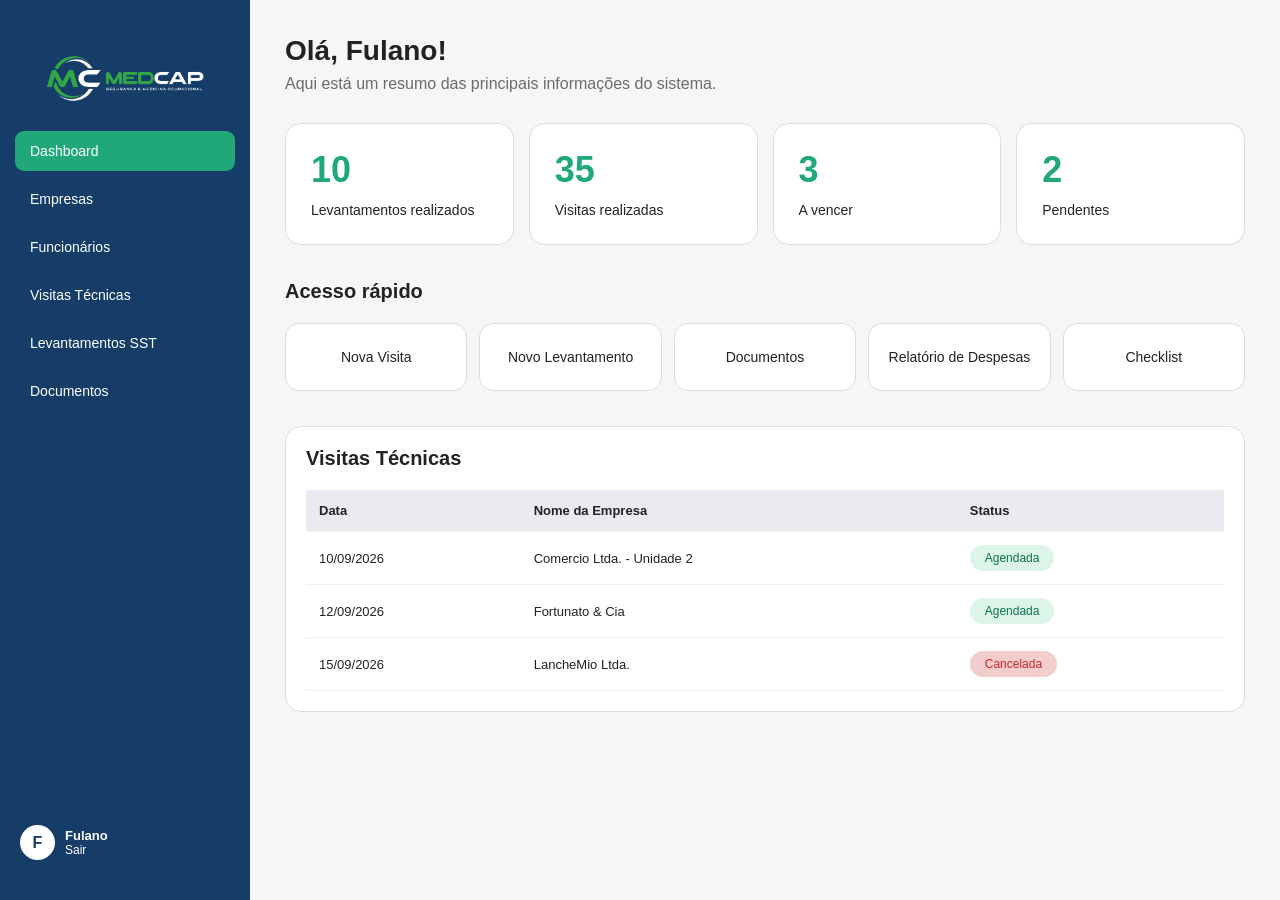
<file: index.html>
<!DOCTYPE html>

<html lang="pt-BR">

<head>

    <meta charset="UTF-8">

    <meta name="viewport" content="width=device-width, initial-scale=1.0">

    <title>PREVIOS | Dashboard</title>

    <link rel="stylesheet" href="css/variables.css">
    <link rel="stylesheet" href="css/global.css">
    <link rel="stylesheet" href="css/sidebar.css">
    <link rel="stylesheet" href="css/pages.css">

</head>


<body>


<div class="app">


    <!-- ========================= -->
    <!-- MENU LATERAL -->
    <!-- ========================= -->

    <aside class="sidebar">


        <div class="logo">
            <img src="assets/img/logo.png" alt="MEDCAP">
        </div>


        <nav class="menu">

            <a href="index.html" class="active">
                Dashboard
            </a>

            <a href="pages/empresas.html">
                Empresas
            </a>

            <a href="pages/funcionarios.html">
                Funcionários
            </a>

            <a href="pages/visitas.html">
                Visitas Técnicas
            </a>

            <a href="pages/levantamentos.html">
                Levantamentos SST
            </a>

            <a href="pages/documentos.html">
                Documentos
            </a>

        </nav>


        <div class="usuario">

            <div class="avatar">
                F
            </div>

            <div class="usuario-info">

                <strong>
                    Fulano
                </strong>

                <span>
                    Sair
                </span>

            </div>

        </div>


    </aside>


    <!-- ========================= -->
    <!-- CONTEÚDO -->
    <!-- ========================= -->

    <main class="conteudo">


        <h1>
            Olá, Fulano!
        </h1>


        <p>
            Aqui está um resumo das principais informações do sistema.
        </p>


        <!-- CARDS -->

        <section class="cards">


            <div class="card">

                <strong>
                    10
                </strong>

                <span>
                    Levantamentos realizados
                </span>

            </div>


            <div class="card">

                <strong>
                    35
                </strong>

                <span>
                    Visitas realizadas
                </span>

            </div>


            <div class="card">

                <strong>
                    3
                </strong>

                <span>
                    A vencer
                </span>

            </div>


            <div class="card">

                <strong>
                    2
                </strong>

                <span>
                    Pendentes
                </span>

            </div>


        </section>


        <!-- ACESSO RÁPIDO -->

        <h2>
            Acesso rápido
        </h2>


        <section class="acesso-rapido">


            <a href="pages/visitas.html">
                Nova Visita
            </a>


            <a href="pages/levantamentos.html">
                Novo Levantamento
            </a>


            <a href="pages/documentos.html">
                Documentos
            </a>


            <a href="#">
                Relatório de Despesas
            </a>


            <a href="#">
                Checklist
            </a>


        </section>


        <!-- VISITAS -->

        <section class="painel">


            <h2>
                Visitas Técnicas
            </h2>


            <div class="tabela-container">


                <table>


                    <thead>

                        <tr>

                            <th>
                                Data
                            </th>

                            <th>
                                Nome da Empresa
                            </th>

                            <th>
                                Status
                            </th>

                        </tr>

                    </thead>


                    <tbody>


                        <tr>

                            <td>
                                10/09/2026
                            </td>

                            <td>
                                Comercio Ltda. - Unidade 2
                            </td>

                            <td>

                                <span class="status ok">
                                    Agendada
                                </span>

                            </td>

                        </tr>


                        <tr>

                            <td>
                                12/09/2026
                            </td>

                            <td>
                                Fortunato & Cia
                            </td>

                            <td>

                                <span class="status ok">
                                    Agendada
                                </span>

                            </td>

                        </tr>


                        <tr>

                            <td>
                                15/09/2026
                            </td>

                            <td>
                                LancheMio Ltda.
                            </td>

                            <td>

                                <span class="status danger">
                                    Cancelada
                                </span>

                            </td>

                        </tr>


                    </tbody>


                </table>


            </div>


        </section>


    </main>


</div>


<script src="js/app.js"></script>

</body>

</html>
</file>
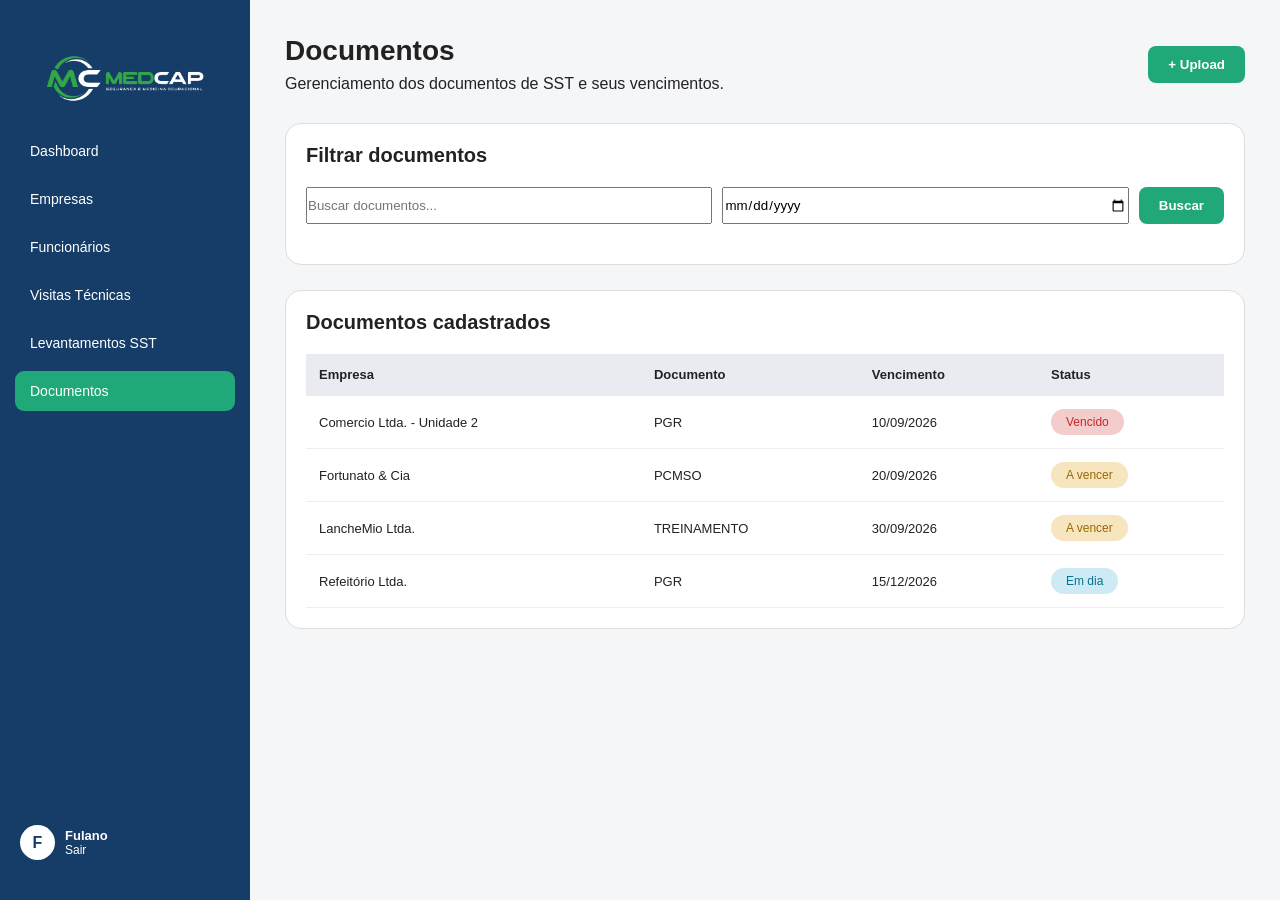
<file: pages/documentos.html>
<!DOCTYPE html>

<html lang="pt-BR">

<head>

    <meta charset="UTF-8">

    <meta name="viewport" content="width=device-width, initial-scale=1.0">

    <title>PREVIOS | Documentos</title>

    <link rel="stylesheet" href="../css/variables.css">
    <link rel="stylesheet" href="../css/global.css">
    <link rel="stylesheet" href="../css/sidebar.css">
    <link rel="stylesheet" href="../css/pages.css">

</head>


<body>


<div class="app">


    <aside class="sidebar">


        <div class="logo">
            <img src="../assets/img/logo.png" alt="MEDCAP">
        </div>


        <nav class="menu">

            <a href="../index.html">
                Dashboard
            </a>

            <a href="empresas.html">
                Empresas
            </a>

            <a href="funcionarios.html">
                Funcionários
            </a>

            <a href="visitas.html">
                Visitas Técnicas
            </a>

            <a href="levantamentos.html">
                Levantamentos SST
            </a>

            <a href="documentos.html" class="active">
                Documentos
            </a>

        </nav>


        <div class="usuario">

            <div class="avatar">
                F
            </div>

            <div class="usuario-info">

                <strong>
                    Fulano
                </strong>

                <span>
                    Sair
                </span>

            </div>

        </div>


    </aside>


    <main class="conteudo">


        <div class="page-header">

            <div>

                <h1>
                    Documentos
                </h1>

                <p>
                    Gerenciamento dos documentos de SST e seus vencimentos.
                </p>

            </div>


            <button class="btn btn-primary">
                + Upload
            </button>

        </div>


        <section class="painel">


            <h2>
                Filtrar documentos
            </h2>


            <div class="filtros">


                <input
                    type="text"
                    placeholder="Buscar documentos..."
                >


                <input
                    type="date"
                >


                <button class="btn btn-primary">
                    Buscar
                </button>


            </div>


        </section>


        <section class="painel">


            <h2>
                Documentos cadastrados
            </h2>


            <div class="tabela-container">


                <table>


                    <thead>

                        <tr>

                            <th>
                                Empresa
                            </th>

                            <th>
                                Documento
                            </th>

                            <th>
                                Vencimento
                            </th>

                            <th>
                                Status
                            </th>

                        </tr>

                    </thead>


                    <tbody>


                        <tr>

                            <td>
                                Comercio Ltda. - Unidade 2
                            </td>

                            <td>
                                PGR
                            </td>

                            <td>
                                10/09/2026
                            </td>

                            <td>

                                <span class="status danger">
                                    Vencido
                                </span>

                            </td>

                        </tr>


                        <tr>

                            <td>
                                Fortunato & Cia
                            </td>

                            <td>
                                PCMSO
                            </td>

                            <td>
                                20/09/2026
                            </td>

                            <td>

                                <span class="status warning">
                                    A vencer
                                </span>

                            </td>

                        </tr>


                        <tr>

                            <td>
                                LancheMio Ltda.
                            </td>

                            <td>
                                TREINAMENTO
                            </td>

                            <td>
                                30/09/2026
                            </td>

                            <td>

                                <span class="status warning">
                                    A vencer
                                </span>

                            </td>

                        </tr>


                        <tr>

                            <td>
                                Refeitório Ltda.
                            </td>

                            <td>
                                PGR
                            </td>

                            <td>
                                15/12/2026
                            </td>

                            <td>

                                <span class="status info">
                                    Em dia
                                </span>

                            </td>

                        </tr>


                    </tbody>


                </table>


            </div>


        </section>


    </main>


</div>


<script src="../js/app.js"></script>

</body>

</html>
</file>
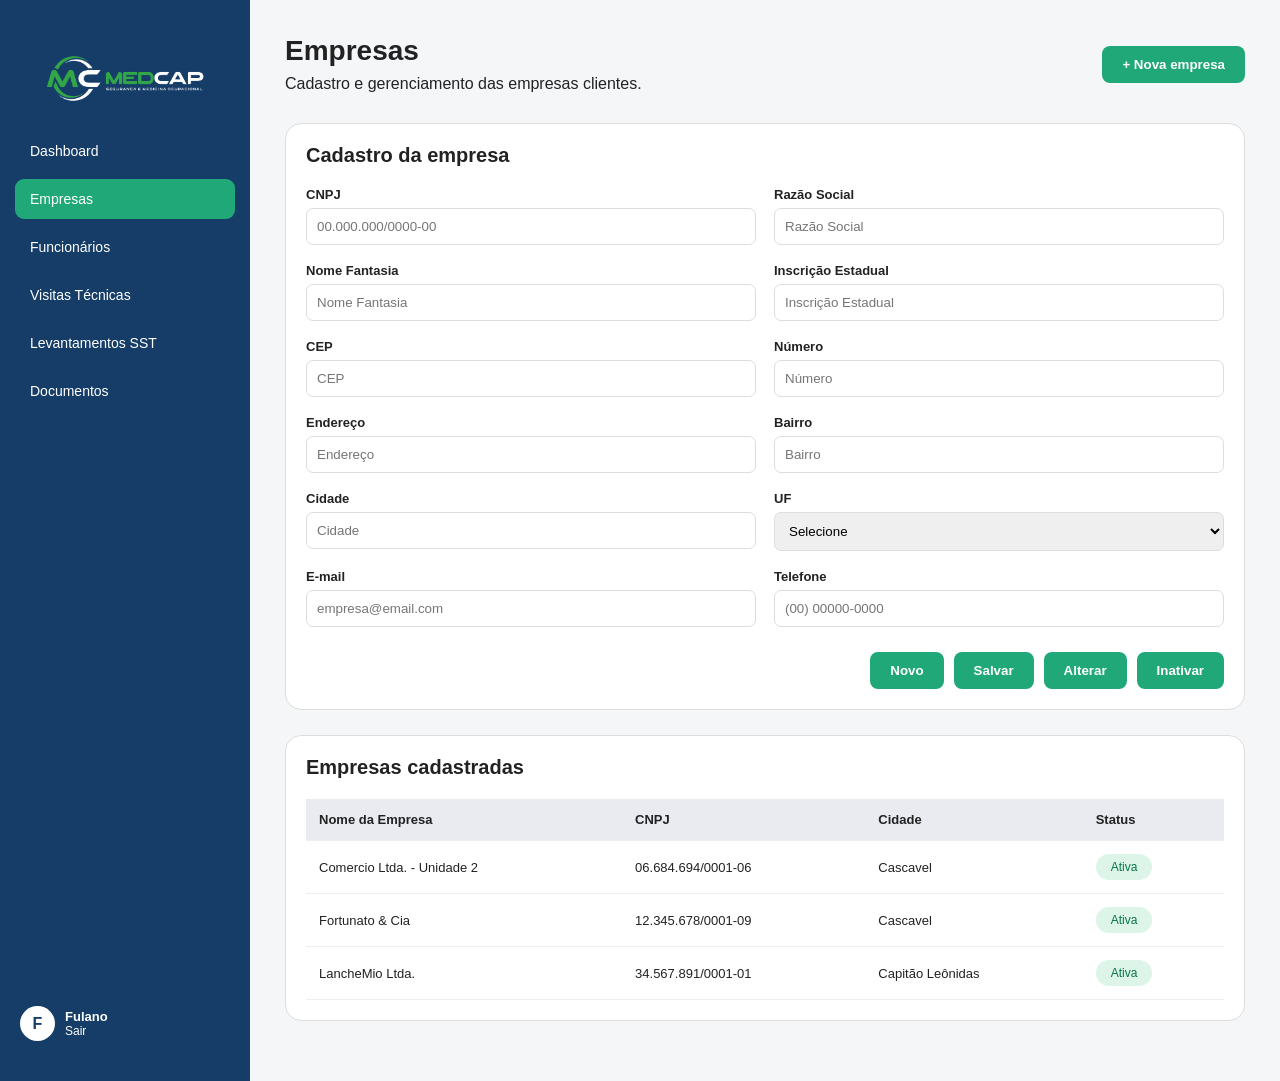
<file: pages/empresas.html>
<!DOCTYPE html>

<html lang="pt-BR">

<head>

    <meta charset="UTF-8">

    <meta name="viewport" content="width=device-width, initial-scale=1.0">

    <title>PREVIOS | Empresas</title>

    <link rel="stylesheet" href="../css/variables.css">
    <link rel="stylesheet" href="../css/global.css">
    <link rel="stylesheet" href="../css/sidebar.css">
    <link rel="stylesheet" href="../css/pages.css">

</head>


<body>


<div class="app">


    <!-- MENU -->

    <aside class="sidebar">


        <div class="logo">
            <img src="../assets/img/logo.png" alt="MEDCAP">
        </div>


        <nav class="menu">

            <a href="../index.html">
                Dashboard
            </a>

            <a href="empresas.html" class="active">
                Empresas
            </a>

            <a href="funcionarios.html">
                Funcionários
            </a>

            <a href="visitas.html">
                Visitas Técnicas
            </a>

            <a href="levantamentos.html">
                Levantamentos SST
            </a>

            <a href="documentos.html">
                Documentos
            </a>

        </nav>


        <div class="usuario">

            <div class="avatar">
                F
            </div>

            <div class="usuario-info">

                <strong>
                    Fulano
                </strong>

                <span>
                    Sair
                </span>

            </div>

        </div>


    </aside>


    <!-- CONTEÚDO -->

    <main class="conteudo">


        <div class="page-header">

            <div>

                <h1>
                    Empresas
                </h1>

                <p>
                    Cadastro e gerenciamento das empresas clientes.
                </p>

            </div>


            <button class="btn btn-primary">
                + Nova empresa
            </button>

        </div>


        <!-- CADASTRO -->

        <section class="painel">


            <h2>
                Cadastro da empresa
            </h2>


            <div class="form-grid">


                <div class="campo">

                    <label>
                        CNPJ
                    </label>

                    <input
                        type="text"
                        placeholder="00.000.000/0000-00"
                    >

                </div>


                <div class="campo">

                    <label>
                        Razão Social
                    </label>

                    <input
                        type="text"
                        placeholder="Razão Social"
                    >

                </div>


                <div class="campo">

                    <label>
                        Nome Fantasia
                    </label>

                    <input
                        type="text"
                        placeholder="Nome Fantasia"
                    >

                </div>


                <div class="campo">

                    <label>
                        Inscrição Estadual
                    </label>

                    <input
                        type="text"
                        placeholder="Inscrição Estadual"
                    >

                </div>


                <div class="campo">

                    <label>
                        CEP
                    </label>

                    <input
                        type="text"
                        placeholder="CEP"
                    >

                </div>


                <div class="campo">

                    <label>
                        Número
                    </label>

                    <input
                        type="text"
                        placeholder="Número"
                    >

                </div>


                <div class="campo">

                    <label>
                        Endereço
                    </label>

                    <input
                        type="text"
                        placeholder="Endereço"
                    >

                </div>


                <div class="campo">

                    <label>
                        Bairro
                    </label>

                    <input
                        type="text"
                        placeholder="Bairro"
                    >

                </div>


                <div class="campo">

                    <label>
                        Cidade
                    </label>

                    <input
                        type="text"
                        placeholder="Cidade"
                    >

                </div>


                <div class="campo">

                    <label>
                        UF
                    </label>

                    <select>

                        <option>
                            Selecione
                        </option>

                        <option>
                            PR
                        </option>

                        <option>
                            SC
                        </option>

                        <option>
                            SP
                        </option>

                    </select>

                </div>


                <div class="campo">

                    <label>
                        E-mail
                    </label>

                    <input
                        type="email"
                        placeholder="empresa@email.com"
                    >

                </div>


                <div class="campo">

                    <label>
                        Telefone
                    </label>

                    <input
                        type="text"
                        placeholder="(00) 00000-0000"
                    >

                </div>


            </div>


            <div class="form-acoes">

                <button class="btn btn-primary">
                    Novo
                </button>

                <button class="btn btn-primary">
                    Salvar
                </button>

                <button class="btn btn-primary">
                    Alterar
                </button>

                <button class="btn btn-primary">
                    Inativar
                </button>

            </div>


        </section>


        <!-- LISTA -->

        <section class="painel">


            <h2>
                Empresas cadastradas
            </h2>


            <div class="tabela-container">


                <table>


                    <thead>

                        <tr>

                            <th>
                                Nome da Empresa
                            </th>

                            <th>
                                CNPJ
                            </th>

                            <th>
                                Cidade
                            </th>

                            <th>
                                Status
                            </th>

                        </tr>

                    </thead>


                    <tbody>


                        <tr>

                            <td>
                                Comercio Ltda. - Unidade 2
                            </td>

                            <td>
                                06.684.694/0001-06
                            </td>

                            <td>
                                Cascavel
                            </td>

                            <td>

                                <span class="status ok">
                                    Ativa
                                </span>

                            </td>

                        </tr>


                        <tr>

                            <td>
                                Fortunato & Cia
                            </td>

                            <td>
                                12.345.678/0001-09
                            </td>

                            <td>
                                Cascavel
                            </td>

                            <td>

                                <span class="status ok">
                                    Ativa
                                </span>

                            </td>

                        </tr>


                        <tr>

                            <td>
                                LancheMio Ltda.
                            </td>

                            <td>
                                34.567.891/0001-01
                            </td>

                            <td>
                                Capitão Leônidas
                            </td>

                            <td>

                                <span class="status ok">
                                    Ativa
                                </span>

                            </td>

                        </tr>


                    </tbody>


                </table>


            </div>


        </section>


    </main>


</div>


<script src="../js/app.js"></script>

</body>

</html>
</file>
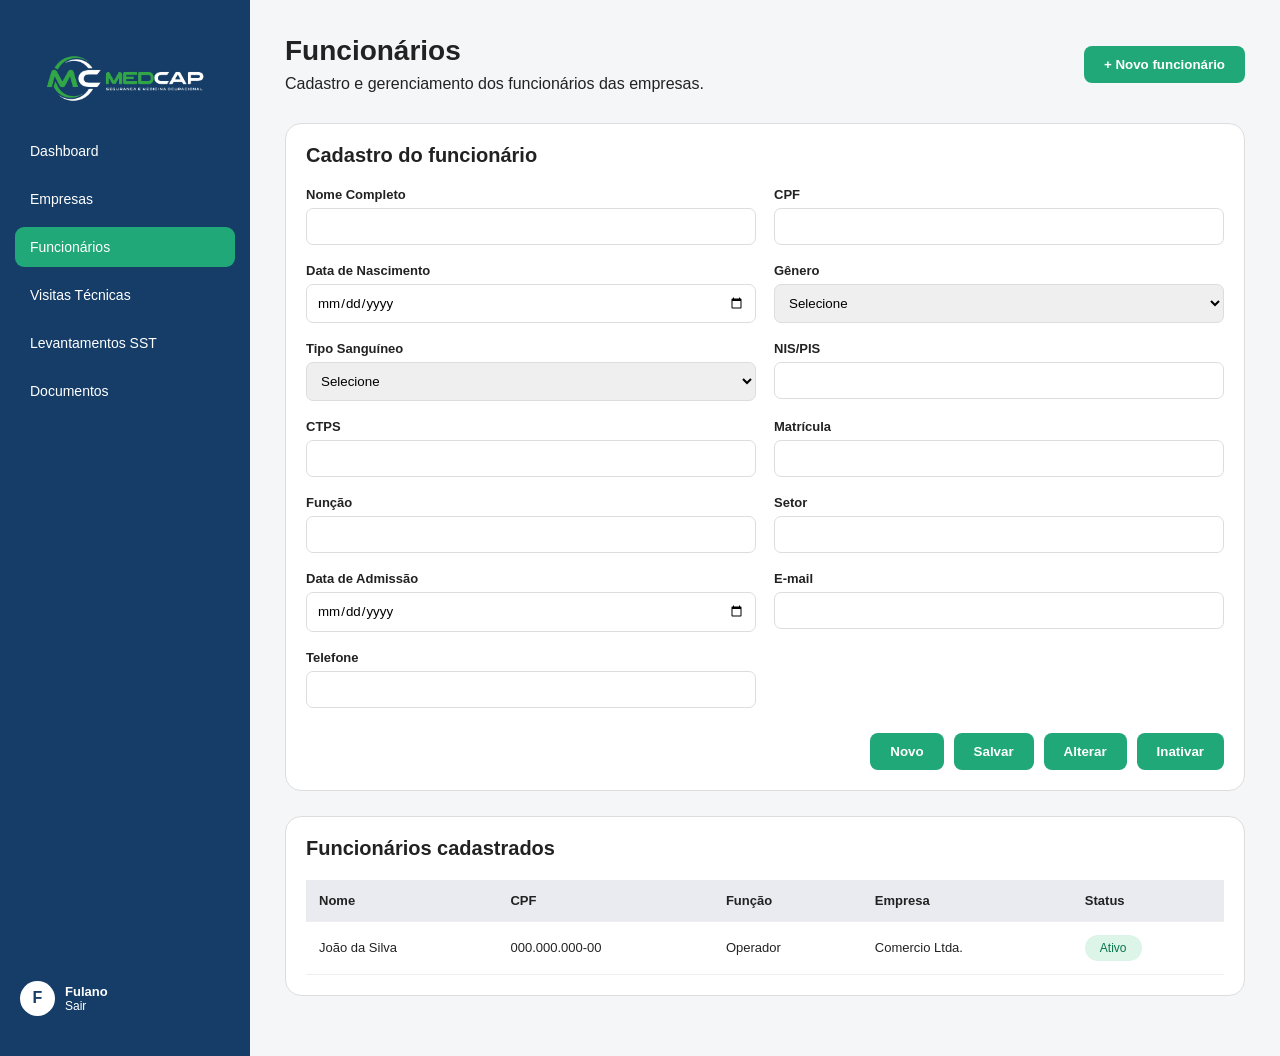
<file: pages/funcionarios.html>
<!DOCTYPE html>

<html lang="pt-BR">

<head>

    <meta charset="UTF-8">

    <meta name="viewport" content="width=device-width, initial-scale=1.0">

    <title>PREVIOS | Funcionários</title>

    <link rel="stylesheet" href="../css/variables.css">
    <link rel="stylesheet" href="../css/global.css">
    <link rel="stylesheet" href="../css/sidebar.css">
    <link rel="stylesheet" href="../css/pages.css">

</head>


<body>


<div class="app">


    <aside class="sidebar">


        <div class="logo">
            <img src="../assets/img/logo.png" alt="MEDCAP">
        </div>


        <nav class="menu">

            <a href="../index.html">
                Dashboard
            </a>

            <a href="empresas.html">
                Empresas
            </a>

            <a href="funcionarios.html" class="active">
                Funcionários
            </a>

            <a href="visitas.html">
                Visitas Técnicas
            </a>

            <a href="levantamentos.html">
                Levantamentos SST
            </a>

            <a href="documentos.html">
                Documentos
            </a>

        </nav>


        <div class="usuario">

            <div class="avatar">
                F
            </div>

            <div class="usuario-info">

                <strong>
                    Fulano
                </strong>

                <span>
                    Sair
                </span>

            </div>

        </div>


    </aside>


    <main class="conteudo">


        <div class="page-header">

            <div>

                <h1>
                    Funcionários
                </h1>

                <p>
                    Cadastro e gerenciamento dos funcionários das empresas.
                </p>

            </div>


            <button class="btn btn-primary">
                + Novo funcionário
            </button>

        </div>


        <section class="painel">


            <h2>
                Cadastro do funcionário
            </h2>


            <div class="form-grid">


                <div class="campo">

                    <label>
                        Nome Completo
                    </label>

                    <input type="text">

                </div>


                <div class="campo">

                    <label>
                        CPF
                    </label>

                    <input type="text">

                </div>


                <div class="campo">

                    <label>
                        Data de Nascimento
                    </label>

                    <input type="date">

                </div>


                <div class="campo">

                    <label>
                        Gênero
                    </label>

                    <select>

                        <option>
                            Selecione
                        </option>

                        <option>
                            Feminino
                        </option>

                        <option>
                            Masculino
                        </option>

                    </select>

                </div>


                <div class="campo">

                    <label>
                        Tipo Sanguíneo
                    </label>

                    <select>

                        <option>
                            Selecione
                        </option>

                        <option>
                            A+
                        </option>

                        <option>
                            A-
                        </option>

                        <option>
                            B+
                        </option>

                        <option>
                            B-
                        </option>

                        <option>
                            O+
                        </option>

                        <option>
                            O-
                        </option>

                    </select>

                </div>


                <div class="campo">

                    <label>
                        NIS/PIS
                    </label>

                    <input type="text">

                </div>


                <div class="campo">

                    <label>
                        CTPS
                    </label>

                    <input type="text">

                </div>


                <div class="campo">

                    <label>
                        Matrícula
                    </label>

                    <input type="text">

                </div>


                <div class="campo">

                    <label>
                        Função
                    </label>

                    <input type="text">

                </div>


                <div class="campo">

                    <label>
                        Setor
                    </label>

                    <input type="text">

                </div>


                <div class="campo">

                    <label>
                        Data de Admissão
                    </label>

                    <input type="date">

                </div>


                <div class="campo">

                    <label>
                        E-mail
                    </label>

                    <input type="email">

                </div>


                <div class="campo">

                    <label>
                        Telefone
                    </label>

                    <input type="text">

                </div>


            </div>


            <div class="form-acoes">

                <button class="btn btn-primary">
                    Novo
                </button>

                <button class="btn btn-primary">
                    Salvar
                </button>

                <button class="btn btn-primary">
                    Alterar
                </button>

                <button class="btn btn-primary">
                    Inativar
                </button>

            </div>


        </section>


        <section class="painel">

            <h2>
                Funcionários cadastrados
            </h2>

            <div class="tabela-container">

                <table>

                    <thead>

                        <tr>

                            <th>
                                Nome
                            </th>

                            <th>
                                CPF
                            </th>

                            <th>
                                Função
                            </th>

                            <th>
                                Empresa
                            </th>

                            <th>
                                Status
                            </th>

                        </tr>

                    </thead>


                    <tbody>

                        <tr>

                            <td>
                                João da Silva
                            </td>

                            <td>
                                000.000.000-00
                            </td>

                            <td>
                                Operador
                            </td>

                            <td>
                                Comercio Ltda.
                            </td>

                            <td>

                                <span class="status ok">
                                    Ativo
                                </span>

                            </td>

                        </tr>

                    </tbody>

                </table>

            </div>

        </section>


    </main>


</div>


<script src="../js/app.js"></script>

</body>

</html>
</file>
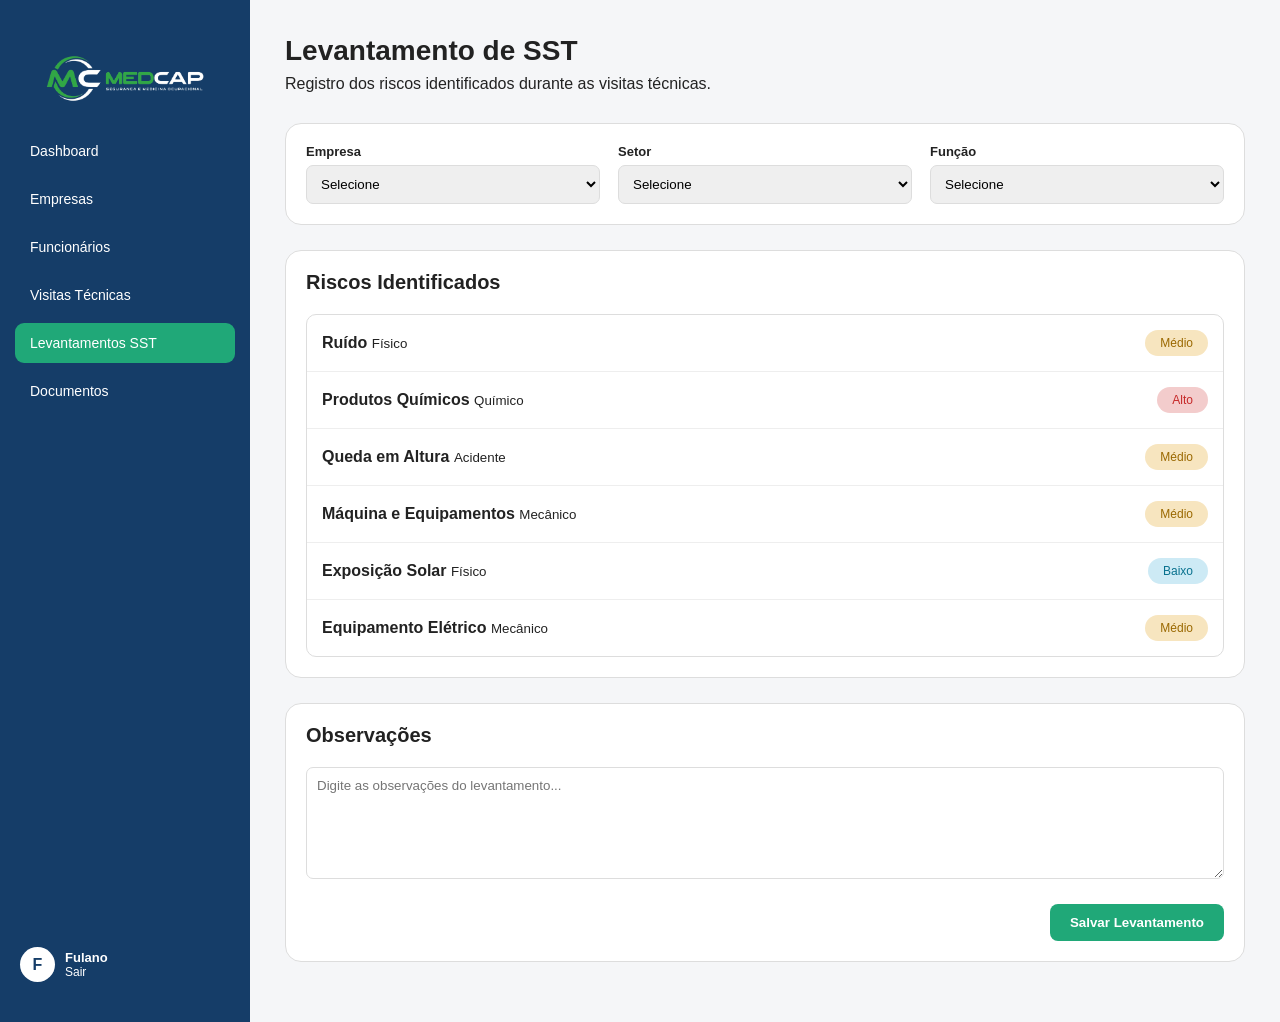
<file: pages/levantamentos.html>
<!DOCTYPE html>

<html lang="pt-BR">

<head>

    <meta charset="UTF-8">

    <meta name="viewport" content="width=device-width, initial-scale=1.0">

    <title>PREVIOS | Levantamentos SST</title>

    <link rel="stylesheet" href="../css/variables.css">
    <link rel="stylesheet" href="../css/global.css">
    <link rel="stylesheet" href="../css/sidebar.css">
    <link rel="stylesheet" href="../css/pages.css">

</head>


<body>


<div class="app">


    <aside class="sidebar">


        <div class="logo">
            <img src="../assets/img/logo.png" alt="MEDCAP">
        </div>

        <nav class="menu">

            <a href="../index.html">
                Dashboard
            </a>

            <a href="empresas.html">
                Empresas
            </a>

            <a href="funcionarios.html">
                Funcionários
            </a>

            <a href="visitas.html">
                Visitas Técnicas
            </a>

            <a href="levantamentos.html" class="active">
                Levantamentos SST
            </a>

            <a href="documentos.html">
                Documentos
            </a>

        </nav>


        <div class="usuario">

            <div class="avatar">
                F
            </div>

            <div class="usuario-info">

                <strong>
                    Fulano
                </strong>

                <span>
                    Sair
                </span>

            </div>

        </div>


    </aside>


    <main class="conteudo">


        <div class="page-header">

            <div>

                <h1>
                    Levantamento de SST
                </h1>

                <p>
                    Registro dos riscos identificados durante as visitas técnicas.
                </p>

            </div>

        </div>


        <section class="painel">


            <div class="form-grid-3">


                <div class="campo">

                    <label>
                        Empresa
                    </label>

                    <select>

                        <option>
                            Selecione
                        </option>

                        <option>
                            Empresa ABC
                        </option>

                        <option>
                            Comercio Ltda.
                        </option>

                    </select>

                </div>


                <div class="campo">

                    <label>
                        Setor
                    </label>

                    <select>

                        <option>
                            Selecione
                        </option>

                        <option>
                            Produção
                        </option>

                        <option>
                            Administrativo
                        </option>

                    </select>

                </div>


                <div class="campo">

                    <label>
                        Função
                    </label>

                    <select>

                        <option>
                            Selecione
                        </option>

                        <option>
                            Operador de Máquina
                        </option>

                        <option>
                            Auxiliar
                        </option>

                    </select>

                </div>


            </div>


        </section>


        <section class="painel">


            <h2>
                Riscos Identificados
            </h2>


            <div class="riscos">


                <div class="risco">

                    <div>

                        <strong>
                            Ruído
                        </strong>

                        <small>
                            Físico
                        </small>

                    </div>

                    <span class="status warning">
                        Médio
                    </span>

                </div>


                <div class="risco">

                    <div>

                        <strong>
                            Produtos Químicos
                        </strong>

                        <small>
                            Químico
                        </small>

                    </div>

                    <span class="status danger">
                        Alto
                    </span>

                </div>


                <div class="risco">

                    <div>

                        <strong>
                            Queda em Altura
                        </strong>

                        <small>
                            Acidente
                        </small>

                    </div>

                    <span class="status warning">
                        Médio
                    </span>

                </div>


                <div class="risco">

                    <div>

                        <strong>
                            Máquina e Equipamentos
                        </strong>

                        <small>
                            Mecânico
                        </small>

                    </div>

                    <span class="status warning">
                        Médio
                    </span>

                </div>


                <div class="risco">

                    <div>

                        <strong>
                            Exposição Solar
                        </strong>

                        <small>
                            Físico
                        </small>

                    </div>

                    <span class="status info">
                        Baixo
                    </span>

                </div>


                <div class="risco">

                    <div>

                        <strong>
                            Equipamento Elétrico
                        </strong>

                        <small>
                            Mecânico
                        </small>

                    </div>

                    <span class="status warning">
                        Médio
                    </span>

                </div>


            </div>


        </section>


        <section class="painel">


            <h2>
                Observações
            </h2>


            <div class="campo">

                <textarea
                    rows="6"
                    placeholder="Digite as observações do levantamento..."
                ></textarea>

            </div>


            <div class="form-acoes">

                <button class="btn btn-primary">
                    Salvar Levantamento
                </button>

            </div>


        </section>


    </main>


</div>


<script src="../js/app.js"></script>

</body>

</html>
</file>
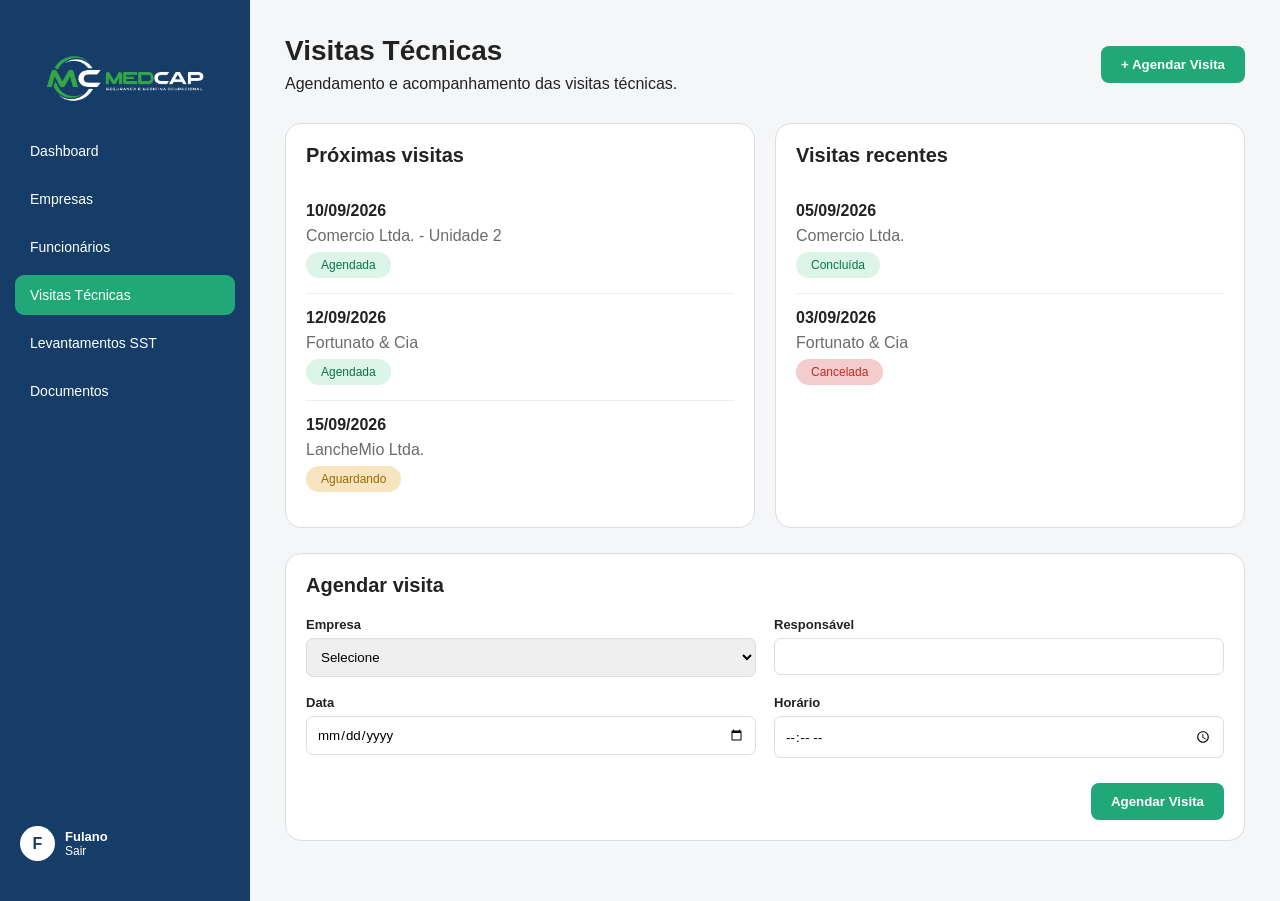
<file: pages/visitas.html>
<!DOCTYPE html>

<html lang="pt-BR">

<head>

    <meta charset="UTF-8">

    <meta name="viewport" content="width=device-width, initial-scale=1.0">

    <title>PREVIOS | Visitas Técnicas</title>

    <link rel="stylesheet" href="../css/variables.css">
    <link rel="stylesheet" href="../css/global.css">
    <link rel="stylesheet" href="../css/sidebar.css">
    <link rel="stylesheet" href="../css/pages.css">

</head>


<body>


<div class="app">


    <aside class="sidebar">

        <div class="logo">
            <img src="../assets/img/logo.png" alt="MEDCAP">
        </div>


        <nav class="menu">

            <a href="../index.html">
                Dashboard
            </a>

            <a href="empresas.html">
                Empresas
            </a>

            <a href="funcionarios.html">
                Funcionários
            </a>

            <a href="visitas.html" class="active">
                Visitas Técnicas
            </a>

            <a href="levantamentos.html">
                Levantamentos SST
            </a>

            <a href="documentos.html">
                Documentos
            </a>

        </nav>


        <div class="usuario">

            <div class="avatar">
                F
            </div>

            <div class="usuario-info">

                <strong>
                    Fulano
                </strong>

                <span>
                    Sair
                </span>

            </div>

        </div>


    </aside>


    <main class="conteudo">


        <div class="page-header">

            <div>

                <h1>
                    Visitas Técnicas
                </h1>

                <p>
                    Agendamento e acompanhamento das visitas técnicas.
                </p>

            </div>


            <button class="btn btn-primary">
                + Agendar Visita
            </button>

        </div>


        <div class="visitas-grid">


            <section class="painel">

                <h2>
                    Próximas visitas
                </h2>


                <div class="visita">

                    <strong>
                        10/09/2026
                    </strong>

                    <p>
                        Comercio Ltda. - Unidade 2
                    </p>

                    <span class="status ok">
                        Agendada
                    </span>

                </div>


                <div class="visita">

                    <strong>
                        12/09/2026
                    </strong>

                    <p>
                        Fortunato & Cia
                    </p>

                    <span class="status ok">
                        Agendada
                    </span>

                </div>


                <div class="visita">

                    <strong>
                        15/09/2026
                    </strong>

                    <p>
                        LancheMio Ltda.
                    </p>

                    <span class="status warning">
                        Aguardando
                    </span>

                </div>


            </section>


            <section class="painel">

                <h2>
                    Visitas recentes
                </h2>


                <div class="visita">

                    <strong>
                        05/09/2026
                    </strong>

                    <p>
                        Comercio Ltda.
                    </p>

                    <span class="status ok">
                        Concluída
                    </span>

                </div>


                <div class="visita">

                    <strong>
                        03/09/2026
                    </strong>

                    <p>
                        Fortunato & Cia
                    </p>

                    <span class="status danger">
                        Cancelada
                    </span>

                </div>


            </section>


        </div>


        <section class="painel">

            <h2>
                Agendar visita
            </h2>


            <div class="form-grid">


                <div class="campo">

                    <label>
                        Empresa
                    </label>

                    <select>

                        <option>
                            Selecione
                        </option>

                        <option>
                            Comercio Ltda.
                        </option>

                        <option>
                            Fortunato & Cia
                        </option>

                    </select>

                </div>


                <div class="campo">

                    <label>
                        Responsável
                    </label>

                    <input type="text">

                </div>


                <div class="campo">

                    <label>
                        Data
                    </label>

                    <input type="date">

                </div>


                <div class="campo">

                    <label>
                        Horário
                    </label>

                    <input type="time">

                </div>


            </div>


            <div class="form-acoes">

                <button class="btn btn-primary">
                    Agendar Visita
                </button>

            </div>


        </section>


    </main>


</div>


<script src="../js/app.js"></script>

</body>

</html>
</file>
<file: css/variables.css>
:root {
    --azul-marinho: #153D68;
    --verde: #20A878;
    --verde-claro: #DDF4E9;

    --branco: #FFFFFF;
    --fundo: #F5F6F8;

    --texto: #222222;
    --cinza: #6B6B6B;
    --borda: #DDDDDD;

    --vermelho: #C62828;
    --vermelho-claro: #F3CCCC;

    --amarelo: #D99A00;
    --amarelo-claro: #F7E5BF;

    --azul-claro: #CDEAF5;
}
</file>
<file: css/global.css>
* {
    margin: 0;
    padding: 0;
    box-sizing: border-box;
}

body {
    font-family: Arial, Helvetica, sans-serif;
    background: var(--fundo);
    color: var(--texto);
}

a {
    text-decoration: none;
}

button,
input,
select,
textarea {
    font-family: inherit;
}

button {
    cursor: pointer;
}

.app {
    display: flex;
    min-height: 100vh;
}

.conteudo {
    flex: 1;
    padding: 35px;
    min-width: 0;
}

h1 {
    font-size: 28px;
    margin-bottom: 8px;
}

h2 {
    font-size: 20px;
    margin-bottom: 20px;
}

h3 {
    font-size: 17px;
    margin-bottom: 15px;
}

.conteudo > p {
    color: var(--cinza);
    margin-bottom: 30px;
}

/* BOTÕES */

.btn {
    border: none;
    border-radius: 8px;
    padding: 11px 20px;
    font-weight: bold;
}

.btn-primary {
    background: var(--verde);
    color: white;
}

.btn-primary:hover {
    opacity: 0.9;
}

/* PAINÉIS */

.painel {
    background: white;
    border: 1px solid var(--borda);
    border-radius: 16px;
    padding: 20px;
    margin-bottom: 25px;
}

/* CAMPOS */

.campo {
    display: flex;
    flex-direction: column;
    gap: 6px;
}

.campo label {
    font-size: 13px;
    font-weight: bold;
}

.campo input,
.campo select,
.campo textarea {
    border: 1px solid var(--borda);
    border-radius: 7px;
    padding: 10px;
    outline: none;
}

.campo input:focus,
.campo select:focus,
.campo textarea:focus {
    border-color: var(--verde);
}

/* STATUS */

.status {
    display: inline-block;
    padding: 6px 15px;
    border-radius: 20px;
    font-size: 12px;
    text-align: center;
}

.status.ok {
    background: var(--verde-claro);
    color: #087548;
}

.status.warning {
    background: var(--amarelo-claro);
    color: #9A6800;
}

.status.danger {
    background: var(--vermelho-claro);
    color: var(--vermelho);
}

.status.info {
    background: var(--azul-claro);
    color: #08718E;
}

/* RESPONSIVO */

@media (max-width: 900px) {

    .app {
        flex-direction: column;
    }

    .conteudo {
        padding: 25px;
    }

}
</file>
<file: css/sidebar.css>
.sidebar {
    width: 250px;
    min-height: 100vh;

    background: var(--azul-marinho);
    color: white;

    padding: 30px 15px;

    display: flex;
    flex-direction: column;

    flex-shrink: 0;
}

/* LOGO */

.logo {
    padding: 25px 30px;
}

.logo img {
    width: 170px;
    max-width: 100%;
    height: auto;
}

/* MENU */

.menu {
    display: flex;
    flex-direction: column;
    gap: 8px;
}

.menu a {
    display: block;

    padding: 12px 15px;

    border-radius: 9px;

    color: white;

    font-size: 14px;
}

.menu a:hover {
    background: rgba(255, 255, 255, 0.10);
}

.menu a.active {
    background: var(--verde);
}

/* USUÁRIO */

.usuario {
    margin-top: auto;

    display: flex;
    align-items: center;

    gap: 10px;

    padding: 10px 5px;
}

.avatar {
    width: 35px;
    height: 35px;

    background: white;
    color: var(--azul-marinho);

    border-radius: 50%;

    display: flex;
    align-items: center;
    justify-content: center;

    font-weight: bold;
}

.usuario-info {
    display: flex;
    flex-direction: column;
}

.usuario-info strong {
    font-size: 13px;
}

.usuario-info span {
    font-size: 12px;
}

/* RESPONSIVO */

@media (max-width: 900px) {

    .sidebar {
        width: 100%;
        min-height: auto;

        padding: 15px;
    }

    .logo {
        margin-bottom: 20px;
    }

    .menu {
        flex-direction: row;
        overflow-x: auto;
    }

    .menu a {
        white-space: nowrap;
    }

    .usuario {
        display: none;
    }

}
</file>
<file: css/pages.css>
/* CABEÇALHO */

.page-header {
    display: flex;
    align-items: center;
    justify-content: space-between;

    margin-bottom: 30px;
}

/* CARDS DO DASHBOARD */

.cards {
    display: grid;

    grid-template-columns: repeat(4, 1fr);

    gap: 15px;

    margin-bottom: 35px;
}

.card {
    background: white;

    border: 1px solid var(--borda);

    border-radius: 16px;

    padding: 25px;
}

.card strong {
    display: block;

    font-size: 36px;

    color: var(--verde);

    margin-bottom: 10px;
}

.card span {
    font-size: 14px;
}

/* ACESSO RÁPIDO */

.acesso-rapido {
    display: grid;

    grid-template-columns: repeat(5, 1fr);

    gap: 12px;

    margin-bottom: 35px;
}

.acesso-rapido a {
    background: white;

    border: 1px solid var(--borda);

    border-radius: 14px;

    padding: 25px 15px;

    text-align: center;

    color: var(--texto);

    font-size: 14px;
}

.acesso-rapido a:hover {
    border-color: var(--verde);
}

/* TABELAS */

.tabela-container {
    overflow-x: auto;
}

table {
    width: 100%;
    border-collapse: collapse;
}

thead {
    background: #E9EBF0;
}

th,
td {
    padding: 13px;

    text-align: left;

    border-bottom: 1px solid #EEEEEE;

    font-size: 13px;
}

th {
    font-weight: bold;
}

/* FORMULÁRIOS */

.form-grid {
    display: grid;

    grid-template-columns: repeat(2, 1fr);

    gap: 18px;
}

.form-grid-3 {
    display: grid;

    grid-template-columns: repeat(3, 1fr);

    gap: 18px;
}

.form-acoes {
    display: flex;

    justify-content: flex-end;

    gap: 10px;

    margin-top: 25px;
}

/* VISITAS */

.visitas-grid {
    display: grid;

    grid-template-columns: 1fr 1fr;

    gap: 20px;
}

.visita {
    padding: 15px 0;

    border-bottom: 1px solid #EEEEEE;
}

.visita:last-child {
    border-bottom: none;
}

.visita p {
    margin: 7px 0;
    color: var(--cinza);
}

/* RISCOS */

.riscos {
    border: 1px solid var(--borda);

    border-radius: 10px;

    overflow: hidden;
}

.risco {
    display: flex;

    align-items: center;

    justify-content: space-between;

    padding: 15px;

    border-bottom: 1px solid #EEEEEE;
}

.risco:last-child {
    border-bottom: none;
}

/* FILTROS */

.filtros {
    display: grid;

    grid-template-columns: 1fr 1fr auto;

    gap: 10px;

    margin-bottom: 20px;
}

/* RESPONSIVO */

@media (max-width: 1100px) {

    .cards {
        grid-template-columns: repeat(2, 1fr);
    }

    .acesso-rapido {
        grid-template-columns: repeat(3, 1fr);
    }

}

@media (max-width: 700px) {

    .page-header {
        align-items: flex-start;
        flex-direction: column;
        gap: 15px;
    }

    .cards,
    .acesso-rapido,
    .form-grid,
    .form-grid-3,
    .visitas-grid,
    .filtros {
        grid-template-columns: 1fr;
    }

}
</file>
